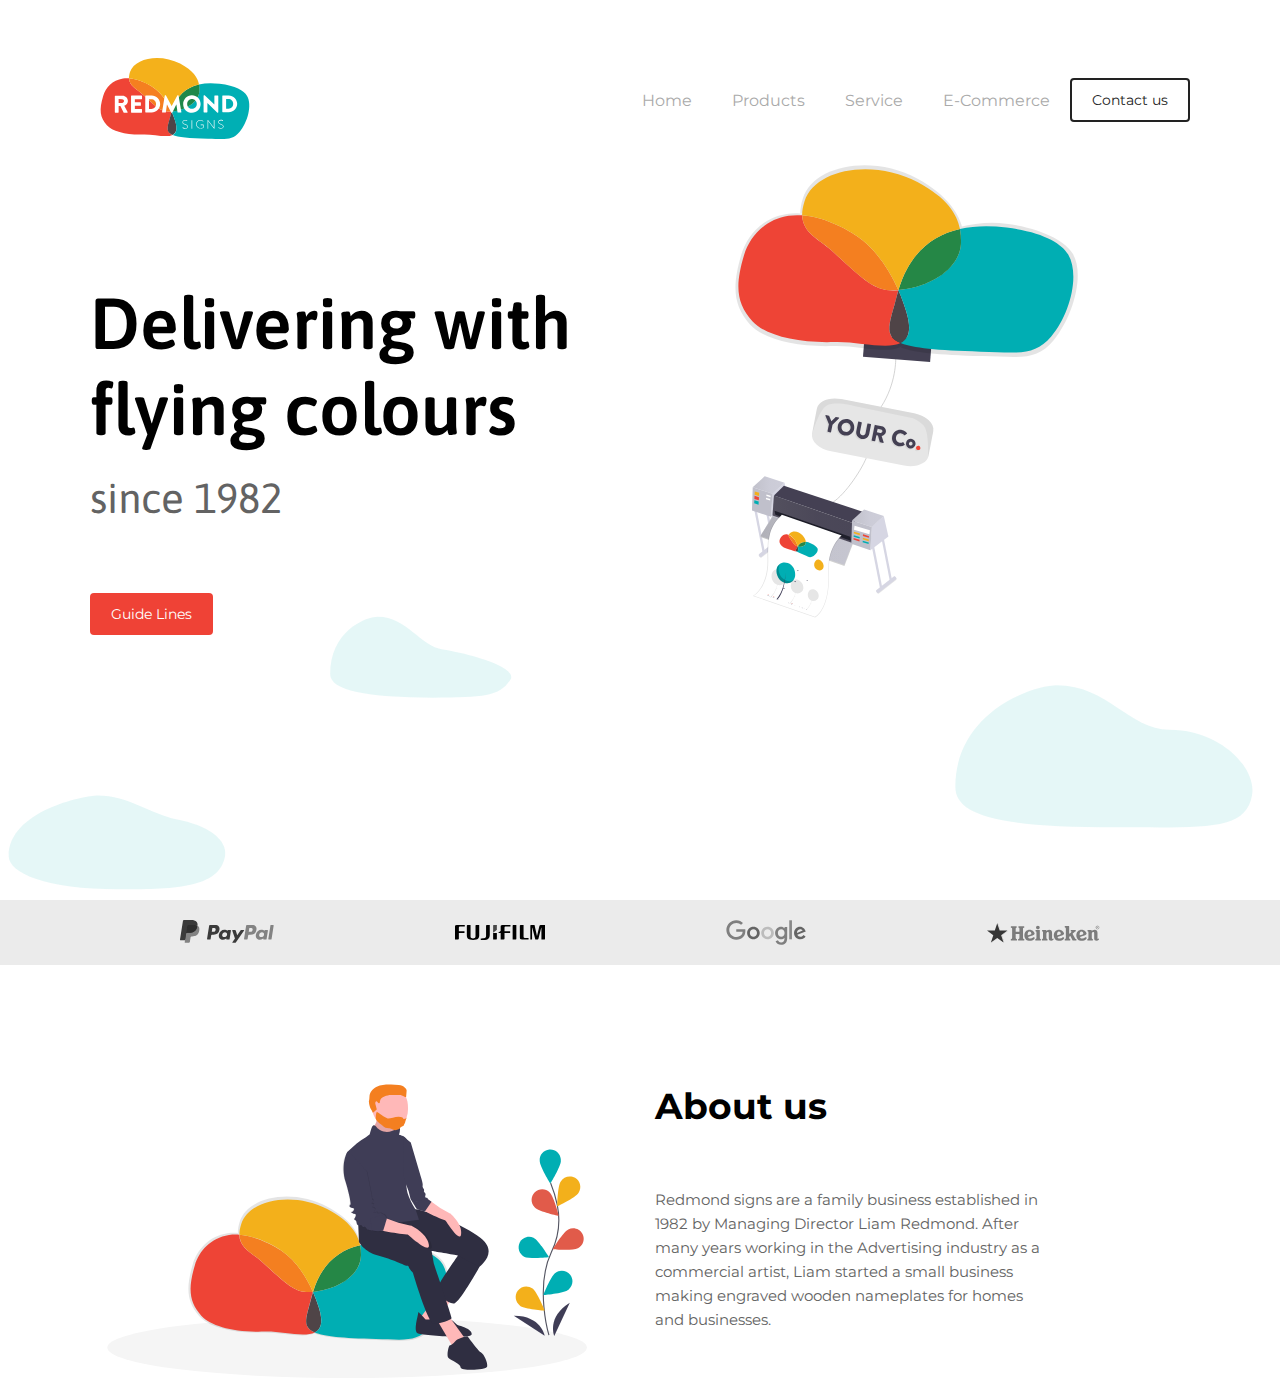
<file: index.html>
<!DOCTYPE html>
<html lang="en">
<head>
    <meta charset="UTF-8">
    <meta name="viewport" content="width=device-width, initial-scale=1.0">
    <meta http-equiv="X-UA-Compatible" content="ie=edge">
    <link href="https://fonts.googleapis.com/css2?family=Asap:wght@400;500;600;700&family=Montserrat:ital,wght@0,300;0,400;0,500;1,300;1,400;1,500&display=swap" rel="stylesheet">
    <link rel="stylesheet" href="/assets/lib/stylesheet.css">
    <link rel="stylesheet" href="/assets/css/mystylesheet.css">
    <link rel="stylesheet" href="/assets/css/main.css">
    <title>Redmond Signs Recreate</title>
</head>

<body class="myBody">
    
    <!-- Header = Hero -->
    <header class="hero">

        <!-- NAV -->
        <div class="nav">


            <div class="myContain flex-c-s-between">
                <a href="https://alan-redmond.webflow.io/" class="brand">
                    <img class="logo" src="/assets/img/Redmonds Signs - Logo.svg" alt="Redmond Signs Logo">
                </a>

                <div class="nav-link-container">
                    <a href="" class="nav-link myNav-link">Home</a>
                    <a href="" class="nav-link myNav-link">Products</a>
                    <a href="" class="nav-link myNav-link">Service</a>
                    <a href="" class="nav-link myNav-link">E-Commerce</a>
                    <a href="" class="nav-link btn contact-btn">Contact us</a>
                </div>

            </div>


        </div>
        <!-- /NAV -->

        <!-- Hero Text + Btn -->
        <div class="myContain flex-r relative">
            <div class="max-600 margin-top100">
                <h1 class="h1">
                    Delivering with flying colours
                </h1>
                <h1 class="h1 subtitle">
                    since 1982
                </h1>  

                <a href="styleguide.html" class="btn btn-primary margin-top60">
                    Guide Lines
                </a>

            </div>
            <!-- Animation Balloon -->
        
            <div class="b-y-p">
                <img src="/assets/img/delivering-with-flying-colors-balloon.svg" alt="delivering-with-flying-colors-balloon">

                <div class="your-co">
                    <img src="/assets/img/delivering-with-flying-colors-yourco.svg" alt="delivering-with-flying-colors-yourco">
                    <img class="print" src="/assets/img/delivering-with-flying-colors-print.svg" alt="delivering-with-flying-colors-print">
                </div>
            </div>
        
            <!-- /Anaimation Balloon -->

        </div>
        <!-- /Hero Text + Btn -->


        <!-- Clouds infinite -->
        <div class="clouds-container">
            <div class="inside-container-b-c">
                <div class="cloud-big-1"></div>
                <div class="cloud-big-2"></div>
                <div class="cloud-big-1"></div>
                <div class="cloud-big-2"></div>
            </div>
            <div class="inside-container-s-c">
                <div class="cloud-small-1"></div>
                <div class="cloud-small-2"></div>
                <div class="cloud-small-1"></div>
                <div class="cloud-small-2"></div>
            </div>
        </div>

    </header>


    <!-- Clients -->

    <div class="logo-div">
        <div class="myContain logo-contain">
            <img class="logos paypal" src="/assets/img/paypal-logo.svg" alt="">
            <img class="logos fujifilm" src="/assets/img/fujifilm-logo.svg" alt="">
            <img class="logos google" src="/assets/img/google-logo-baylles-room.svg" alt="">
            <img class="logos heineken" src="/assets/img/heineken-logo.svg" alt="">
        </div>
    </div>


    <!-- About section -->
    <section class="about-section">

        <div class="myContain">
            <div class="col-sm-12 col-md-6">
                <img src="/assets/img/about-us.svg" alt="About us - Redmond signs">
            </div>
            <div class="col-sm-12 col-md-6">
                <h2>
                    About us
                </h2>
    
                <div class="width400 margin-top60">
                    <p class="p">
                        Redmond signs are a family business established in 1982 by Managing Director Liam Redmond. After many years working in the Advertising industry as a commercial artist, Liam started a small business making engraved wooden nameplates for homes and businesses.
                    </p>
    
                </div>
            </div>
        </div>


    </section>

    


</body>
</html>
</file>
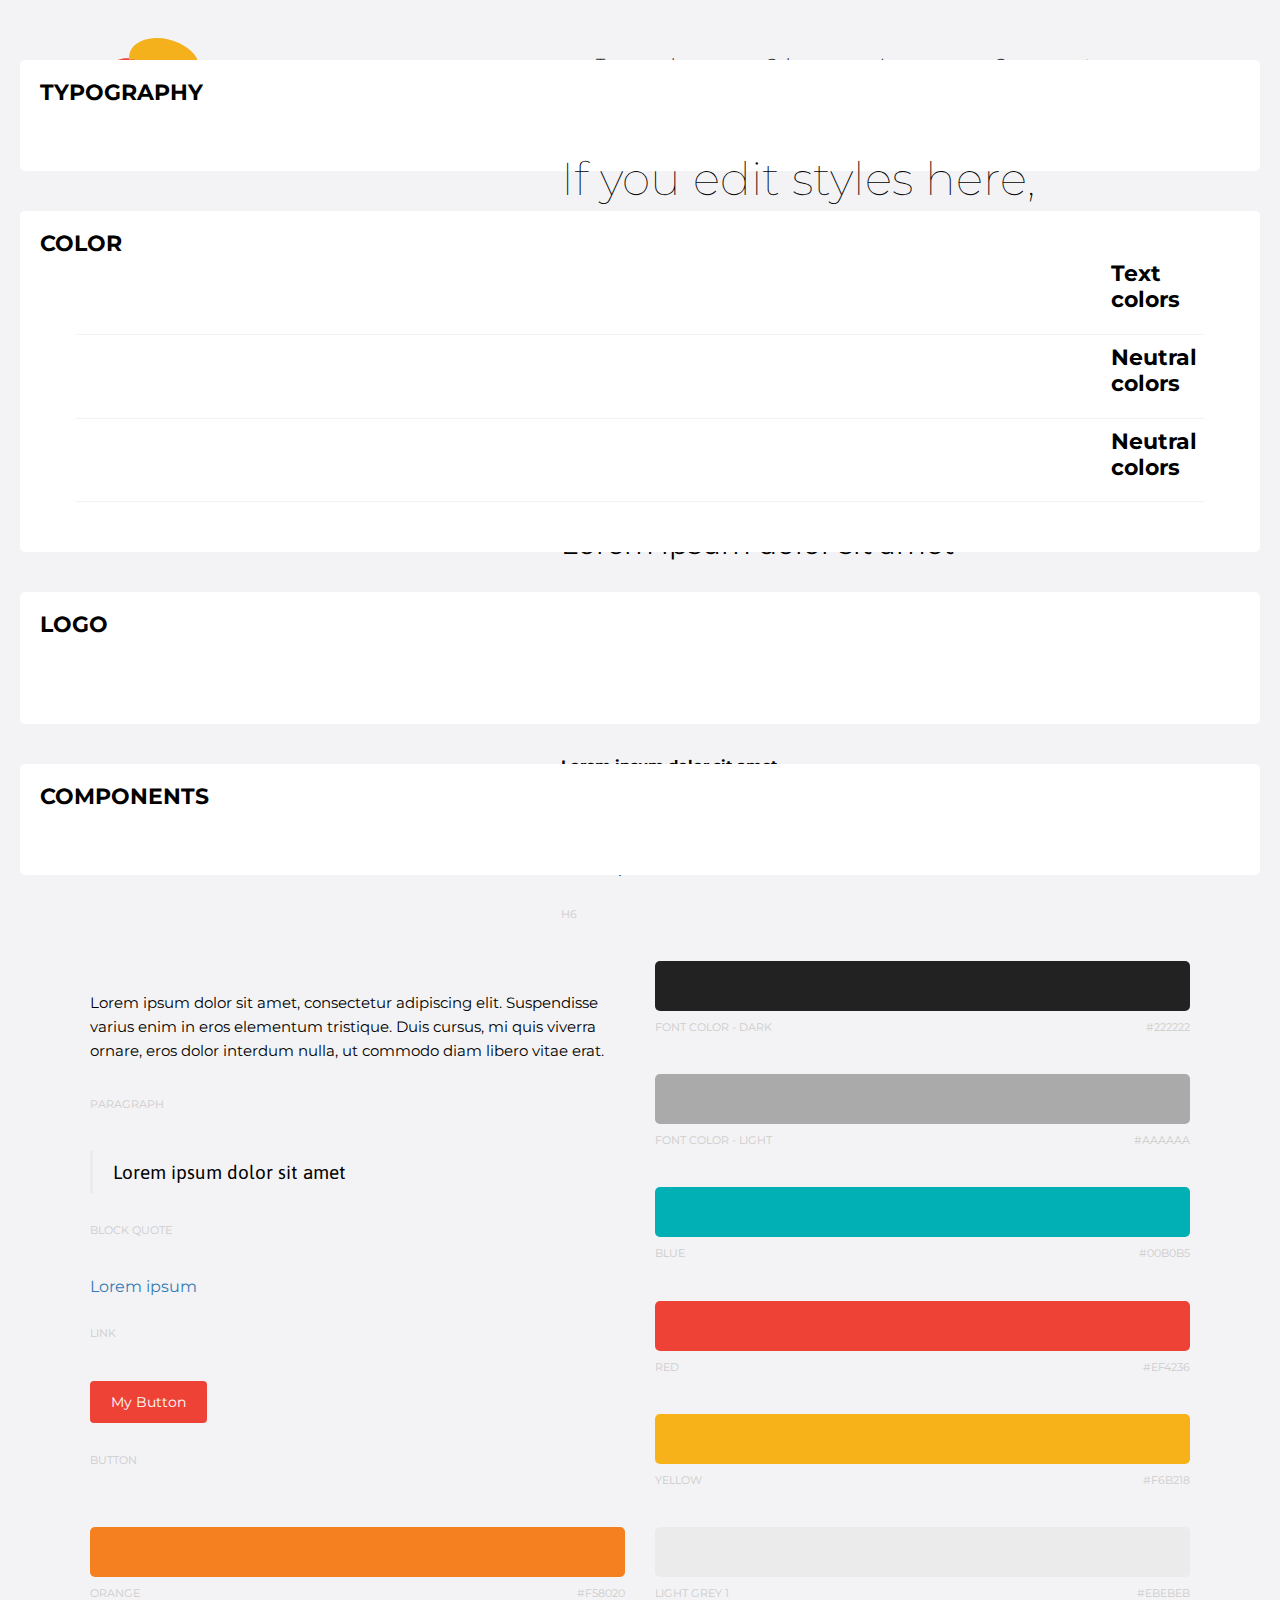
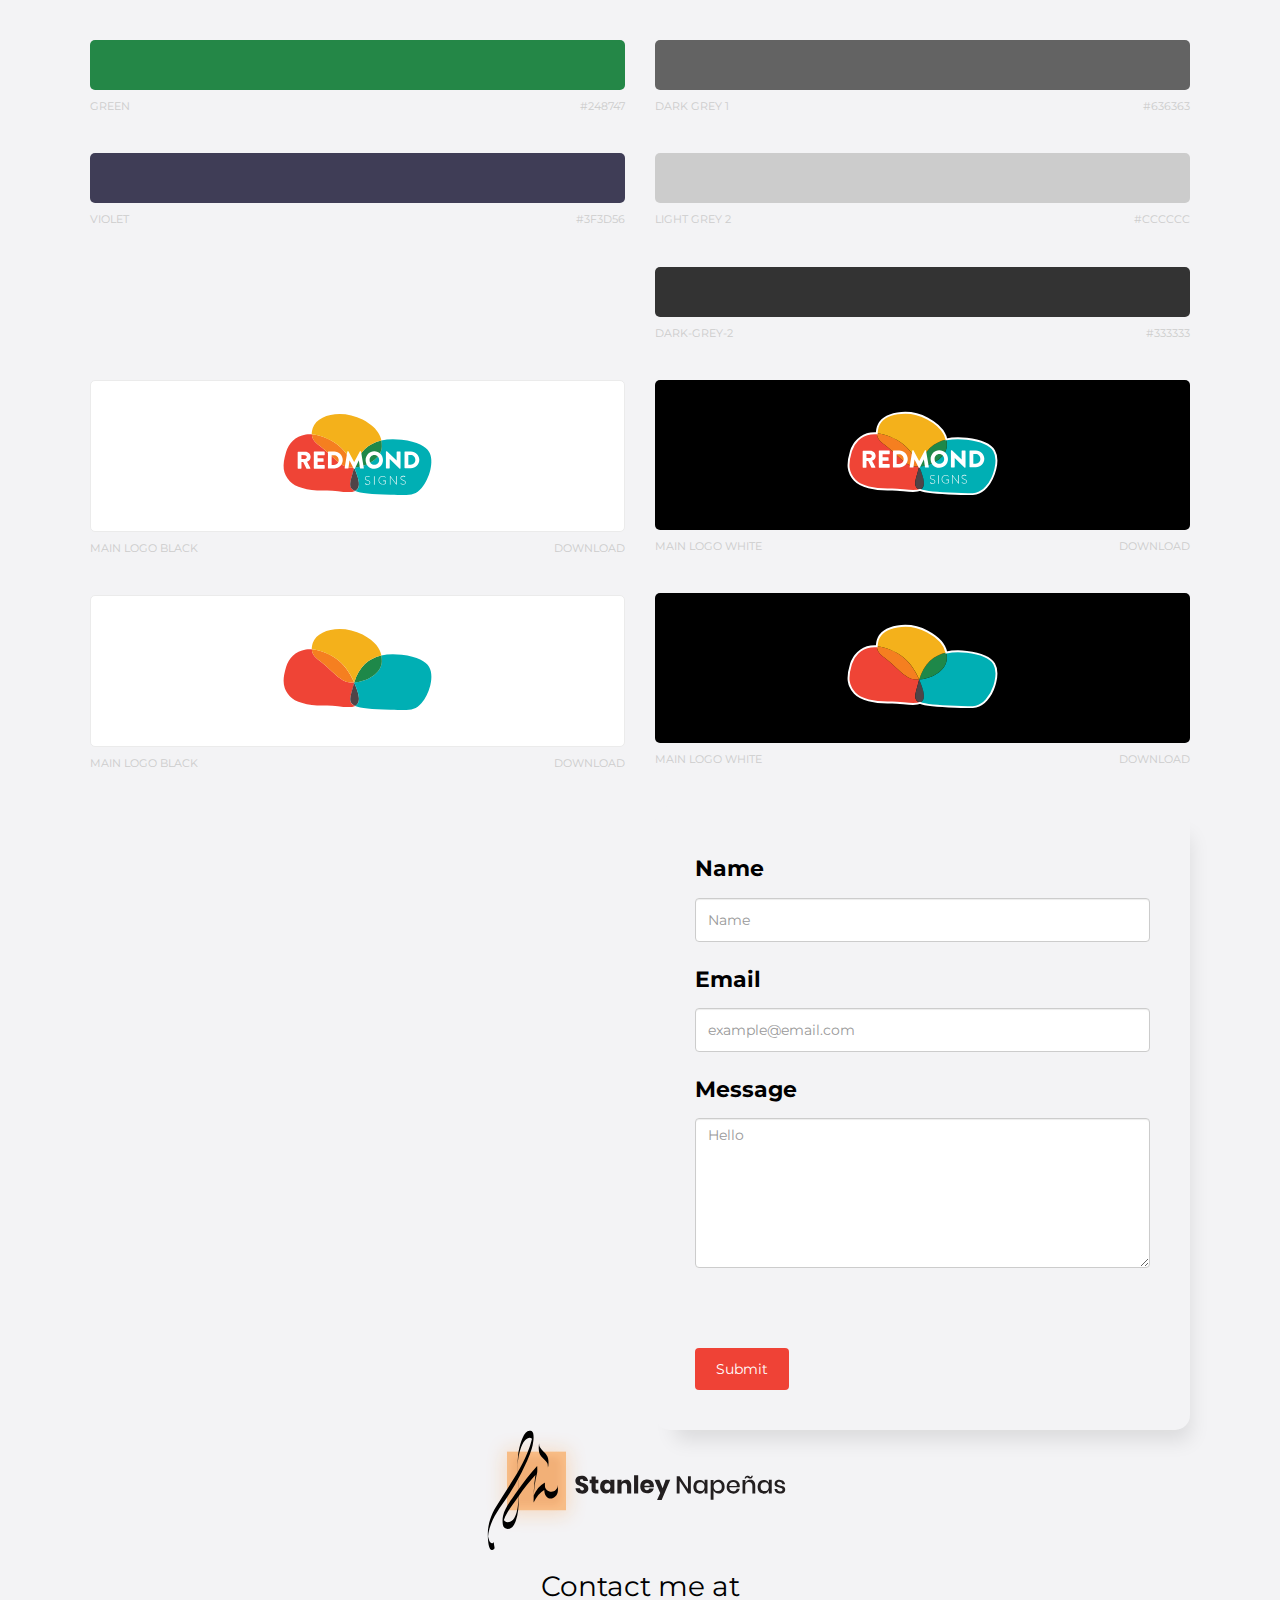
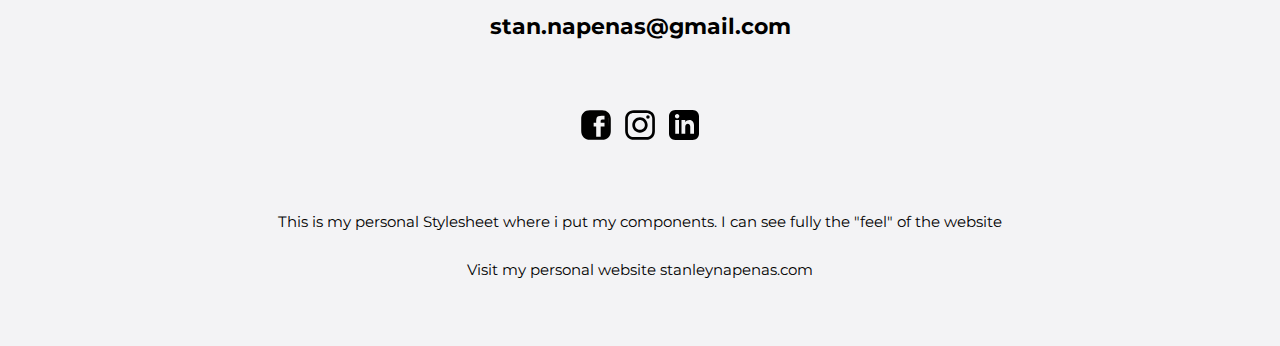
<file: styleguide.html>
<!DOCTYPE html>
<html lang="en">
<head>
    <meta charset="UTF-8">
    <meta name="viewport" content="width=device-width, initial-scale=1.0">
    <meta http-equiv="X-UA-Compatible" content="ie=edge">
    <link href="https://fonts.googleapis.com/css2?family=Asap:wght@400;500;600;700&family=Montserrat:ital,wght@0,300;0,400;0,500;1,300;1,400;1,500&display=swap" rel="stylesheet">
    <link rel="stylesheet" href="/assets/lib/stylesheet.css">
    <link rel="stylesheet" href="/assets/css/mystylesheet.css">
    <link rel="stylesheet" href="/assets/css/main.css">
    <title>Redmond Signs Stylesheet</title>
</head>
<body class="body">
    <!-- Header with Nav -->
    <header class="">
        <div class="nav">
            <div class="myContain">
              <div class="row">
    
                <!-- NAV Logo -->
                <div class="col-xs-5 col-md-5 ">
                  <a href=https://alan-redmond.webflow.io/"
                    ><img
                      class="logo"
                      src="/assets/img/Redmonds Signs - Logo.svg"
                      alt="Redmond Signs"
                    />
                </a>
                </div>
                <!-- END Nav Logo -->
    
                <!-- NAV links -->
                <div class="col-xs-7 col-md-7">
                </nav>
                  <ul>
                    <li>
                      <a class="nav-link" href="#typography">Typography</a>
                    </li>
                    <li>
                      <a class="nav-link" href="#color">Color</a>
                    </li>
                    <li>
                      <a class="nav-link" href="#logo">Logo</a>
                    </li>
                    <li>
                        <a class="nav-link" href="#components">Components</a>
                      </li>
                  </ul>
                  <nav>
                </div>
                <!-- End NAV links -->
              </div>
              <!-- End Row -->
            </div>
            <!-- End Container -->
          </div>
          <!-- End NAV -->
    </header>

    <!-- Section with Typography -->
    <section id="typography" class="white-box">
        <div class="white-divider"></div>
        <h4 class="title-absolute">Typography</h4>
        <div class="myContain">
            <div class="row">

                <!-- 1st Col -->
                <div class="col-xs-12 col-md-6">
                    <h1>
                        If you edit styles here, they will change across the site
                    </h1>
                    <div class="divider"></div>
                    <h6 class="title-grey">H1</h6>
                    <h2>
                        Lorem ipsum dolor sit amet
                    </h2>
                    <div class="divider"></div>
                    <h6 class="title-grey">H2</h6>
                    <h3>
                        Lorem ipsum dolor sit amet
                    </h3>
                    <div class="divider"></div>
                    <h6 class="title-grey">H3</h6>
                    <h4>
                        Lorem ipsum dolor sit amet
                    </h4>
                    <div class="divider"></div>
                    <h6 class="title-grey">H4</h6>
                    <h5>
                        Lorem ipsum dolor sit amet
                    </h5>
                    <div class="divider"></div>
                    <h6 class="title-grey">H5</h6>
                    <h6>
                        Lorem ipsum dolor sit amet
                    </h6>
                    <div class="divider"></div>
                    <h6 class="title-grey">H6</h6>
                </div>

                <!-- 2nd Col -->
                <div class="col2 col-xs-12 col-md-6">
                    <p>Lorem ipsum dolor sit amet, consectetur adipiscing elit. Suspendisse varius enim in eros elementum tristique. Duis cursus, mi quis viverra ornare, eros dolor interdum nulla, ut commodo diam libero vitae erat.
                    </p>
                    <div class="divider"></div>
                    <h6 class="title-grey">Paragraph</h6>
                    
                    <blockquote>
                        Lorem ipsum dolor sit amet
                    </blockquote>
                    <div class="divider"></div>
                    <h6 class="title-grey">
                        Block quote
                    </h6>

                    <a href="#">
                        Lorem ipsum
                    </a>
                    <div class="divider"></div>
                    <h6 class="title-grey">Link</h6>

                    <a href="#" class="btn btn-primary">
                        My Button
                    </a>
                    <div class="divider"></div>
                    <h6 class="title-grey">Button</h6>

                </div>
            </div>
        </div>

    </section>

    <!-- Section with Color -->
    <section id="color" class="white-box">
        <h4 class="title-absolute">Color</h4>
        <div class="myContain">
            <!-- Text color -->
            <div class="row">
                <h4>Text colors</h4>
                <div class="divider"></div>
            
                <div class="col-xs-12 col-md-6">
                    <!-- Text Color 1 -->
                    <div class="color text-1"></div>
                    <div class="clearfix width100">
                        <h6 class="title-grey float-left">Font color - Dark</h6>
                        <h6 class="title-grey float-right">#222222</h6>
                    </div>
                </div>

                <div class="col-xs-12 col-md-6">
                    <!-- Text Color 2 -->
                    <div class="color text-2"></div>
                    <div class="clearfix width100">
                        <h6 class="title-grey float-left">Font color - Light</h6>
                        <h6 class="title-grey float-right">#aaaaaa</h6>
                    </div>
                </div>
            </div>

            <!-- Brand Colors -->
            <div class="row">
                <h4>Neutral colors</h4>
                <div class="divider"></div>
            
                <div class="col-xs-12 col-md-6">


                    <!-- blue -->
                    <div class="color blue"></div>
                    <div class="clearfix width100">
                        <h6 class="title-grey float-left">blue</h6>
                        <h6 class="title-grey float-right">#00B0B5</h6>
                    </div>


                    <!-- red -->
                    <div class="color red"></div>
                    <div class="clearfix width100">
                        <h6 class="title-grey float-left">red</h6>
                        <h6 class="title-grey float-right">#EF4236</h6>
                    </div>

                    <!-- yellow -->
                    <div class="color yellow"></div>
                    <div class="clearfix width100">
                        <h6 class="title-grey float-left">yellow</h6>
                        <h6 class="title-grey float-right">#F6B218</h6>
                    </div>

                </div>



                <div class="col-xs-12 col-md-6">

                    <!-- orange -->
                    <div class="color orange"></div>
                    <div class="clearfix width100">
                        <h6 class="title-grey float-left">orange</h6>
                        <h6 class="title-grey float-right">#F58020</h6>
                    </div>


                    <!-- green -->
                    <div class="color green"></div>
                    <div class="clearfix width100">
                        <h6 class="title-grey float-left">green</h6>
                        <h6 class="title-grey float-right">#248747</h6>
                    </div>

                    <!-- Violet -->
                    <div class="color violet"></div>
                    <div class="clearfix width100">
                        <h6 class="title-grey float-left">Violet</h6>
                        <h6 class="title-grey float-right">#3F3D56</h6>
                    </div>

                </div>
                
            </div>

            <!-- Neutral Colors -->
            <div class="row">
                <h4>Neutral colors</h4>
                <div class="divider"></div>
            
                <div class="col-xs-12 col-md-6">


                    <!-- Light grey 1 -->
                    <div class="color light-grey-1"></div>
                    <div class="clearfix width100">
                        <h6 class="title-grey float-left">Light Grey 1</h6>
                        <h6 class="title-grey float-right">#ebebeb</h6>
                    </div>


                    <!-- Dark grey 1 -->
                    <div class="color dark-grey-1"></div>
                    <div class="clearfix width100">
                        <h6 class="title-grey float-left">Dark grey 1</h6>
                        <h6 class="title-grey float-right">#636363</h6>
                    </div>

                </div>



                <div class="col-xs-12 col-md-6">

                    <!-- Light grey 2 -->
                    <div class="color light-grey-2"></div>
                    <div class="clearfix width100">
                        <h6 class="title-grey float-left">light grey 2</h6>
                        <h6 class="title-grey float-right">#cccccc</h6>
                    </div>


                    <!-- Dark grey 2 -->
                    <div class="color dark-grey-2"></div>
                    <div class="clearfix width100">
                        <h6 class="title-grey float-left">dark-grey-2</h6>
                        <h6 class="title-grey float-right">#333333</h6>
                    </div>


                </div>
                
            </div>
        </div>

    </section>
    <!-- Section with Logo -->
    <section id="logo" class="white-box">
        <h4 class="title-absolute">Logo</h4>
        <div class="white-divider"></div>
        <div class="myContain">
            <div class="row">
                <div class="white-divider"></div>
            
                <!-- Logo on White -->
                <div class="col-xs-12 col-md-6">
                    <div class="logoBox white-bg">
                        <img class="logo" src="/assets/img/Redmonds Signs - Logo.svg" alt="Redmond Signs Logo">
                    </div>
                    <div class="clearfix width100">
                        <h6 class="title-grey float-left">Main logo black</h6>
                        <a href="#" class=" float-right">
                            <h6 class="title-grey ">
                                download
                            </h6>
                        </a>
                    </div>

                    <div class="logoBox white-bg">
                        <img class="logo" src="/assets/img/Redmonds Signs - Logo icon.svg" alt="Redmond Signs Logo Icon">
                    </div>
                    <div class="clearfix width100">
                        <h6 class="title-grey float-left">Main logo black</h6>
                        <a href="#" class=" float-right">
                            <h6 class="title-grey ">
                                download
                            </h6>
                        </a>
                    </div>
                </div>

                

                <!-- Logo on Black -->
                <div class="col-xs-12 col-md-6">
                    <div class="logoBox black-bg">
                        <img class="logo" src="/assets/img/Redmonds Signs - White Logo.svg" alt="Redmond Signs - White Logo">
                    </div>
                    <div class="clearfix width100">
                        <h6 class="title-grey float-left">Main logo white</h6>
                        <a href="#" class=" float-right">
                            <h6 class="title-grey ">
                                download
                            </h6>
                        </a>
                    </div>

                    <div class="logoBox black-bg">
                        <img class="logo" src="/assets/img/Redmonds Signs - White Logo icon.svg" alt="Redmond Signs White Logo">
                    </div>
                    <div class="clearfix width100">
                        <h6 class="title-grey float-left">Main logo white</h6>
                        <a href="#" class=" float-right">
                            <h6 class="title-grey ">
                                download
                            </h6>
                        </a>
                    </div>
                </div>
            </div>

        </div>

    </section>

    <!-- Section with Components -->
    <section id="components" class="white-box">
        <div class="white-divider"></div>
        <h4 class="title-absolute">Components</h4>
        <div class="myContain">
            <div class="row">
                <div class="col-xs-12 col-md-6">
    
                    <!-- FORM -->
                    <form class="myForm">
                        <!-- Name Text -->
                        <div class="form-group">
                            <label for="Name">
                              <h4>Name</h4>
                            </label>
    
                          <input type="text" class="form-control input" id="Text" placeholder="Name">
                        </div>
                        <!-- /Name Text -->
    
                        <!-- Email -->
                        <div class="form-group">
                          <label for="Email">
                              <h4>Email</h4>
                            </label>
                          <input type="email" class="form-control input" id="email" placeholder="example@email.com">
                        </div>
                        <!-- /Email -->
    
                        <!-- Message Text -->
                        <div class="form-group">
                            <label for="Message">
                                <h4>Message</h4>
                            </label>
                            <textarea class="form-control" rows="3" placeholder="Hello"></textarea>
                        </div>
                        <!-- /Message Text -->
    
                        <input type="submit" class="btn btn-primary">
    
    
                      </form>
                      <!-- /FORM -->
                </div>
                <!-- /Col -->
            </div>
            <!-- /Row -->
        </div>
        <!-- myContain -->

    </section>

    <!-- Footer -->
    <footer class="margin-top60">
        <div class="myContain">
            <a href="https://www.stanleynapenas.com/"
            >
                <img
                class="logo"
                src="/assets/img/stanleynapenas-logo.svg"
                alt="Stanleynapenas.com Logo"
                />
            </a>
    
            <h3>
            Contact me at
            </h3>
            <h4>stan.napenas@gmail.com</h4>
    
            <div class="margin-top60">
                <a class="aline" href="https://www.facebook.com/Designed.by.Stan">
                    <img src="/assets/img/facebook.svg" alt="StanleyNapenas.com Facebook" class="icon">
                </a>
                <a class="aline" href="https://www.instagram.com/stanleynapenas/">
                    <img src="/assets/img/instagram.svg" alt="StanleyNapenas.com Instagram" class="icon">
                </a>

                <a class="aline" href="https://www.linkedin.com/in/stanley-napenas-81b958137">
                    <img src="/assets/img/linkedin.svg" alt="StanleyNapenas.com LinkedIn" class="icon">
                </a>

            </div>
    
            <div class="margin-top60">
                 <p>This is my personal Stylesheet where i put my components. I can see fully the "feel" of the website </p>
                <p>Visit my personal website stanleynapenas.com</p>
            </div>
        </div>
    </footer>

</body>
</html>

<!-- stylesheet css components stanleynapenas.com -->
</file>
<file: assets/lib/stylesheet.css>
/* myStylesheet v2.0 */
/* Updated on 10 of April 2020 */

/* Colors that maybe needed */
/*
TEXT COLORS:

FONT COLOR - DARK = #222222
FONT COLOR - DARK = #AAAAAA

NEUTRAL COLORS
LIGHT GREY 1 - #EBEBEB
DARK GREY 1 - #636363
LIGHT GREY 2 - #CCCCCC
DARK GREY 2 - #33333
*/

/* MACRO CLASS */

* {
  margin: 0;
  padding: 0;
  box-sizing: border-box;
}

.section {
  padding-left: 20px;
  padding-right: 20px;
}

@media screen and (max-width: 991px) {
  .section {
    padding-left: 15px;
    padding-right: 15px;
  }
}

@media screen and (max-width: 767px) {
  .section {
    padding-left: 10px;
    padding-right: 10px;
  }
}

@media screen and (max-width: 479px) {
  .section {
    padding-left: 5px;
    padding-right: 5px;
  }
}

img {
  vertical-align: middle;
  max-width: 100%;
  height: auto;
}

.myContain {
  max-width: 1100px;
  margin: auto;
}

.clearfix {

}

.clearfix::after {
  content: "";
  display: table;
  clear: both;
}

.float-right {
  float: right;
}

.float-left {
  float: left;
}

/* Margins and Paddings */
.margin-top100 {
  margin-top: 100px;
}

@media screen and (max-width: 767px){
  .margin-top100{
    margin-top: 40px;
  }
}

.margin-top60 {
  margin-top: 60px;
}

.margin-top40 {
  margin-top: 40px;
}

.margin-top20 {
  margin-top: 20px;
}

.margin-bottom100 {
  margin-bottom: 100px;
}

.margin-bottom60 {
  margin-bottom: 60px;
}

.margin-bottom40 {
  margin-bottom: 40px;
}

.margin-bottom20 {
  margin-bottom: 20px;
}



/* Nav Bar */
.nav {
  margin-top: 0;
  width: 100%;
}
.nav li {
  display: inline-block;
  padding: 15px;
}
.nav-link {
  position: relative;
  display: flex;
  align-items: center;
  padding: 20px;
  margin: auto;
  text-align: left;
  color: #333;
}

.nav-link:hover,
.nav-link:focus {
  color: #504d4d;
  text-decoration: none;
}
.nav-link:focus {
  outline: 5px auto -webkit-focus-ring-color;
  outline-offset: -2px;
}
/* /Nav Bar */

/* Buttons and Links */

button,
select {
  text-transform: none;
}

input,
button,
select,
textarea {
  font-family: inherit;
  font-size: inherit;
  line-height: inherit;
}

a {
  color: #337ab7;
  text-decoration: none;
}
a:hover,
a:focus {
  color: #23527c;
  text-decoration: underline;
}
a:focus {
  outline: 5px auto -webkit-focus-ring-color;
  outline-offset: -2px;
}

.btn {
  display: inline-block;
  font-weight: normal;
  text-align: center;
  white-space: nowrap;
  vertical-align: middle;
  -ms-touch-action: manipulation;
  touch-action: manipulation;
  cursor: pointer;
  background-color: #3899ec;
  border: 1px solid transparent;
  padding: 10px 20px;
  color: white;
  font-size: 14px;
  line-height: 1.42857143;
  border-radius: 4px;
  -webkit-user-select: none;
  -moz-user-select: none;
  -ms-user-select: none;
  user-select: none;
}
.btn:focus,
.btn:active:focus,
.btn.active:focus,
.btn.focus,
.btn:active.focus,
.btn.active.focus {
  outline: 5px auto -webkit-focus-ring-color;
  outline-offset: -2px;
}
.btn:hover,
.btn:focus,
.btn.focus {
  text-decoration: none;
  box-shadow: 0 10px 20px 0 rgba(0, 0, 0, 0.1);
}
.btn:active,
.btn.active {
  background-image: none;
  outline: 0;
  -webkit-box-shadow: inset 0 3px 5px rgba(0, 0, 0, 0.125);
  box-shadow: inset 0 3px 5px rgba(0, 0, 0, 0.125);
}

/* /Buttons and Links */

/* Typography */

h1,
h2,
h3 {
  margin-top: 20px;
  margin-bottom: 10px;
}

h4,
h5,
h6 {
  margin-top: 10px;
  margin-bottom: 10px;
}

p {
  margin-bottom: 1.6em;
}

h1 {
  font-size: 46px;
  font-weight: lighter;
  line-height: 1.2em;
}
h2 {
  font-size: 36px;
  font-weight: bold;
  line-height: 1.2em;
}
h3 {
  font-size: 28px;
  font-weight: normal;
  line-height: 1.2em;
}
h4 {
  font-size: 22px;
  font-weight: medium;
  line-height: 1.2em;
}
h5 {
  font-size: 15px;
  font-weight: medium;
  line-height: 1.2em;
}
h6 {
  font-size: 15px;
  font-weight: normal;
  line-height: 1.2em;
}
p {
  font-size: 15px;
  line-height: 1.6em;
}

blockquote {
  padding: 10px 20px;
  margin-bottom: 10px;
  font-size: 19px;
  border-left: 3px solid #ebebeb;
}

/* JQuery Typography */

/* Tablet */
@media screen and (max-width: 991px) and (max-width: 991px) {
  h1 {
    font-size: 42px;
  }

  h2 {
    font-size: 36px;
  }

  h3 {
    font-size: 26px;
  }

  h4 {
    font-size: 20px;
  }
  /* Didn't change */
  h5 {
    font-size: 15px;
  }

  h6 {
    font-size: 15px;
  }

  p {
    font-size: 15px;
    height: 1.6em;
  }

  blockquote {
    padding: 10px 20px;
    margin-bottom: 10px;
    font-size: 17.5px;
    border-left: 3px solid #ebebeb;
  }
  /* /Didn't change */
}
/* /End Tablet */

/* Landscape */
@media screen and (max-width: 767px) {
  h1 {
    font-size: 36px;
  }

  h2 {
    font-size: 30px;
  }

  h3 {
    font-size: 24px;
  }

  h4 {
    font-size: 18px;
  }
  /* Didn't change */
  h5 {
    font-size: 15px;
  }

  h6 {
    font-size: 15px;
  }

  p {
    font-size: 15px;
    height: 1.6em;
  }

  blockquote {
    padding: 10px 20px;
    margin-bottom: 10px;
    font-size: 17px;
    border-left: 3px solid #ebebeb;
  }
  /* /Didn't change */
}
/* /End Landscape */

/* Mobile */
@media screen and (max-width: 479px) {
  h1 {
    font-size: 30px;
  }

  h2 {
    font-size: 24px;
  }

  h3 {
    font-size: 20px;
  }

  h4 {
    font-size: 18px;
  }
  /* Didn't change */
  h5 {
    font-size: 15px;
  }

  h6 {
    font-size: 15px;
  }

  p {
    font-size: 15px;
    height: 1.6em;
  }

  blockquote {
    padding: 10px 20px;
    margin-bottom: 10px;
    font-size: 17px;
    border-left: 3px solid #ebebeb;
  }
  /* /Didn't change */
}
/* /End Mobile */
/* /End Jquery Typography */

/* Forms by Bootstrap */
fieldset {
  min-width: 0;
  padding: 0;
  margin: 0;
  border: 0;
}
legend {
  display: block;
  width: 100%;
  padding: 0;
  margin-bottom: 20px;
  font-size: 21px;
  line-height: inherit;
  color: #333333;
  border: 0;
  border-bottom: 1px solid #e5e5e5;
}
label {
  display: inline-block;
  max-width: 100%;
  margin-bottom: 5px;
  font-weight: 700;
}
input[type="search"] {
  -webkit-box-sizing: border-box;
  -moz-box-sizing: border-box;
  box-sizing: border-box;
  -webkit-appearance: none;
  -moz-appearance: none;
  appearance: none;
}
input[type="radio"],
input[type="checkbox"] {
  margin: 4px 0 0;
  margin-top: 1px \9;
  line-height: normal;
}
input[type="radio"][disabled],
input[type="checkbox"][disabled],
input[type="radio"].disabled,
input[type="checkbox"].disabled,
fieldset[disabled] input[type="radio"],
fieldset[disabled] input[type="checkbox"] {
  cursor: not-allowed;
}
input[type="file"] {
  display: block;
}
input[type="range"] {
  display: block;
  width: 100%;
}
select[multiple],
select[size] {
  height: auto;
}
input[type="file"]:focus,
input[type="radio"]:focus,
input[type="checkbox"]:focus {
  outline: 5px auto -webkit-focus-ring-color;
  outline-offset: -2px;
}
output {
  display: block;
  padding-top: 7px;
  font-size: 14px;
  line-height: 1.42857143;
  color: #555555;
}
.form-control {
  display: block;
  width: 100%;
  height: 34px;
  padding: 6px 12px;
  font-size: 14px;
  line-height: 1.42857143;
  color: #555555;
  background-color: #fff;
  background-image: none;
  border: 1px solid #ccc;
  border-radius: 4px;
  -webkit-box-shadow: inset 0 1px 1px rgba(0, 0, 0, 0.075);
  box-shadow: inset 0 1px 1px rgba(0, 0, 0, 0.075);
  -webkit-transition: border-color ease-in-out 0.15s,
    box-shadow ease-in-out 0.15s;
  -o-transition: border-color ease-in-out 0.15s, box-shadow ease-in-out 0.15s;
  -webkit-transition: border-color ease-in-out 0.15s,
    -webkit-box-shadow ease-in-out 0.15s;
  transition: border-color ease-in-out 0.15s,
    -webkit-box-shadow ease-in-out 0.15s;
  transition: border-color ease-in-out 0.15s, box-shadow ease-in-out 0.15s;
  transition: border-color ease-in-out 0.15s, box-shadow ease-in-out 0.15s,
    -webkit-box-shadow ease-in-out 0.15s;
}
.form-control:focus {
  border-color: #66afe9;
  outline: 0;
  -webkit-box-shadow: inset 0 1px 1px rgba(0, 0, 0, 0.075),
    0 0 8px rgba(102, 175, 233, 0.6);
  box-shadow: inset 0 1px 1px rgba(0, 0, 0, 0.075),
    0 0 8px rgba(102, 175, 233, 0.6);
}
.form-control::-moz-placeholder {
  color: #999;
  opacity: 1;
}
.form-control:-ms-input-placeholder {
  color: #999;
}
.form-control::-webkit-input-placeholder {
  color: #999;
}
.form-control::-ms-expand {
  background-color: transparent;
  border: 0;
}
.form-control[disabled],
.form-control[readonly],
fieldset[disabled] .form-control {
  background-color: #eeeeee;
  opacity: 1;
}
.form-control[disabled],
fieldset[disabled] .form-control {
  cursor: not-allowed;
}
textarea.form-control {
  height: auto;
}
@media screen and (-webkit-min-device-pixel-ratio: 0) {
  input[type="date"].form-control,
  input[type="time"].form-control,
  input[type="datetime-local"].form-control,
  input[type="month"].form-control {
    line-height: 34px;
  }
  input[type="date"].input-sm,
  input[type="time"].input-sm,
  input[type="datetime-local"].input-sm,
  input[type="month"].input-sm,
  .input-group-sm input[type="date"],
  .input-group-sm input[type="time"],
  .input-group-sm input[type="datetime-local"],
  .input-group-sm input[type="month"] {
    line-height: 30px;
  }
  input[type="date"].input-lg,
  input[type="time"].input-lg,
  input[type="datetime-local"].input-lg,
  input[type="month"].input-lg,
  .input-group-lg input[type="date"],
  .input-group-lg input[type="time"],
  .input-group-lg input[type="datetime-local"],
  .input-group-lg input[type="month"] {
    line-height: 46px;
  }
}
.form-group {
  margin-bottom: 15px;
}
.radio,
.checkbox {
  position: relative;
  display: block;
  margin-top: 10px;
  margin-bottom: 10px;
}
.radio.disabled label,
.checkbox.disabled label,
fieldset[disabled] .radio label,
fieldset[disabled] .checkbox label {
  cursor: not-allowed;
}
.radio label,
.checkbox label {
  min-height: 20px;
  padding-left: 20px;
  margin-bottom: 0;
  font-weight: 400;
  cursor: pointer;
}
.radio input[type="radio"],
.radio-inline input[type="radio"],
.checkbox input[type="checkbox"],
.checkbox-inline input[type="checkbox"] {
  position: absolute;
  margin-top: 4px \9;
  margin-left: -20px;
}
.radio + .radio,
.checkbox + .checkbox {
  margin-top: -5px;
}
.radio-inline,
.checkbox-inline {
  position: relative;
  display: inline-block;
  padding-left: 20px;
  margin-bottom: 0;
  font-weight: 400;
  vertical-align: middle;
  cursor: pointer;
}
.radio-inline.disabled,
.checkbox-inline.disabled,
fieldset[disabled] .radio-inline,
fieldset[disabled] .checkbox-inline {
  cursor: not-allowed;
}
.radio-inline + .radio-inline,
.checkbox-inline + .checkbox-inline {
  margin-top: 0;
  margin-left: 10px;
}
.form-control-static {
  min-height: 34px;
  padding-top: 7px;
  padding-bottom: 7px;
  margin-bottom: 0;
}
.form-control-static.input-lg,
.form-control-static.input-sm {
  padding-right: 0;
  padding-left: 0;
}
.input-sm {
  height: 30px;
  padding: 5px 10px;
  font-size: 12px;
  line-height: 1.5;
  border-radius: 3px;
}
select.input-sm {
  height: 30px;
  line-height: 30px;
}
textarea.input-sm,
select[multiple].input-sm {
  height: auto;
}
.form-group-sm .form-control {
  height: 30px;
  padding: 5px 10px;
  font-size: 12px;
  line-height: 1.5;
  border-radius: 3px;
}
.form-group-sm select.form-control {
  height: 30px;
  line-height: 30px;
}
.form-group-sm textarea.form-control,
.form-group-sm select[multiple].form-control {
  height: auto;
}
.form-group-sm .form-control-static {
  height: 30px;
  min-height: 32px;
  padding: 6px 10px;
  font-size: 12px;
  line-height: 1.5;
}
.input-lg {
  height: 46px;
  padding: 10px 16px;
  font-size: 18px;
  line-height: 1.3333333;
  border-radius: 6px;
}
select.input-lg {
  height: 46px;
  line-height: 46px;
}
textarea.input-lg,
select[multiple].input-lg {
  height: auto;
}
.form-group-lg .form-control {
  height: 46px;
  padding: 10px 16px;
  font-size: 18px;
  line-height: 1.3333333;
  border-radius: 6px;
}
.form-group-lg select.form-control {
  height: 46px;
  line-height: 46px;
}
.form-group-lg textarea.form-control,
.form-group-lg select[multiple].form-control {
  height: auto;
}
.form-group-lg .form-control-static {
  height: 46px;
  min-height: 38px;
  padding: 11px 16px;
  font-size: 18px;
  line-height: 1.3333333;
}
.has-feedback {
  position: relative;
}
.has-feedback .form-control {
  padding-right: 42.5px;
}
.form-control-feedback {
  position: absolute;
  top: 0;
  right: 0;
  z-index: 2;
  display: block;
  width: 34px;
  height: 34px;
  line-height: 34px;
  text-align: center;
  pointer-events: none;
}
.input-lg + .form-control-feedback,
.input-group-lg + .form-control-feedback,
.form-group-lg .form-control + .form-control-feedback {
  width: 46px;
  height: 46px;
  line-height: 46px;
}
.input-sm + .form-control-feedback,
.input-group-sm + .form-control-feedback,
.form-group-sm .form-control + .form-control-feedback {
  width: 30px;
  height: 30px;
  line-height: 30px;
}
.has-success .help-block,
.has-success .control-label,
.has-success .radio,
.has-success .checkbox,
.has-success .radio-inline,
.has-success .checkbox-inline,
.has-success.radio label,
.has-success.checkbox label,
.has-success.radio-inline label,
.has-success.checkbox-inline label {
  color: #3c763d;
}
.has-success .form-control {
  border-color: #3c763d;
  -webkit-box-shadow: inset 0 1px 1px rgba(0, 0, 0, 0.075);
  box-shadow: inset 0 1px 1px rgba(0, 0, 0, 0.075);
}
.has-success .form-control:focus {
  border-color: #2b542c;
  -webkit-box-shadow: inset 0 1px 1px rgba(0, 0, 0, 0.075), 0 0 6px #67b168;
  box-shadow: inset 0 1px 1px rgba(0, 0, 0, 0.075), 0 0 6px #67b168;
}
.has-success .input-group-addon {
  color: #3c763d;
  background-color: #dff0d8;
  border-color: #3c763d;
}
.has-success .form-control-feedback {
  color: #3c763d;
}
.has-warning .help-block,
.has-warning .control-label,
.has-warning .radio,
.has-warning .checkbox,
.has-warning .radio-inline,
.has-warning .checkbox-inline,
.has-warning.radio label,
.has-warning.checkbox label,
.has-warning.radio-inline label,
.has-warning.checkbox-inline label {
  color: #8a6d3b;
}
.has-warning .form-control {
  border-color: #8a6d3b;
  -webkit-box-shadow: inset 0 1px 1px rgba(0, 0, 0, 0.075);
  box-shadow: inset 0 1px 1px rgba(0, 0, 0, 0.075);
}
.has-warning .form-control:focus {
  border-color: #66512c;
  -webkit-box-shadow: inset 0 1px 1px rgba(0, 0, 0, 0.075), 0 0 6px #c0a16b;
  box-shadow: inset 0 1px 1px rgba(0, 0, 0, 0.075), 0 0 6px #c0a16b;
}
.has-warning .input-group-addon {
  color: #8a6d3b;
  background-color: #fcf8e3;
  border-color: #8a6d3b;
}
.has-warning .form-control-feedback {
  color: #8a6d3b;
}
.has-error .help-block,
.has-error .control-label,
.has-error .radio,
.has-error .checkbox,
.has-error .radio-inline,
.has-error .checkbox-inline,
.has-error.radio label,
.has-error.checkbox label,
.has-error.radio-inline label,
.has-error.checkbox-inline label {
  color: #a94442;
}
.has-error .form-control {
  border-color: #a94442;
  -webkit-box-shadow: inset 0 1px 1px rgba(0, 0, 0, 0.075);
  box-shadow: inset 0 1px 1px rgba(0, 0, 0, 0.075);
}
.has-error .form-control:focus {
  border-color: #843534;
  -webkit-box-shadow: inset 0 1px 1px rgba(0, 0, 0, 0.075), 0 0 6px #ce8483;
  box-shadow: inset 0 1px 1px rgba(0, 0, 0, 0.075), 0 0 6px #ce8483;
}
.has-error .input-group-addon {
  color: #a94442;
  background-color: #f2dede;
  border-color: #a94442;
}
.has-error .form-control-feedback {
  color: #a94442;
}
.has-feedback label ~ .form-control-feedback {
  top: 25px;
}
.has-feedback label.sr-only ~ .form-control-feedback {
  top: 0;
}
.help-block {
  display: block;
  margin-top: 5px;
  margin-bottom: 10px;
  color: #737373;
}
@media (min-width: 768px) {
  .form-inline .form-group {
    display: inline-block;
    margin-bottom: 0;
    vertical-align: middle;
  }
  .form-inline .form-control {
    display: inline-block;
    width: auto;
    vertical-align: middle;
  }
  .form-inline .form-control-static {
    display: inline-block;
  }
  .form-inline .input-group {
    display: inline-table;
    vertical-align: middle;
  }
  .form-inline .input-group .input-group-addon,
  .form-inline .input-group .input-group-btn,
  .form-inline .input-group .form-control {
    width: auto;
  }
  .form-inline .input-group > .form-control {
    width: 100%;
  }
  .form-inline .control-label {
    margin-bottom: 0;
    vertical-align: middle;
  }
  .form-inline .radio,
  .form-inline .checkbox {
    display: inline-block;
    margin-top: 0;
    margin-bottom: 0;
    vertical-align: middle;
  }
  .form-inline .radio label,
  .form-inline .checkbox label {
    padding-left: 0;
  }
  .form-inline .radio input[type="radio"],
  .form-inline .checkbox input[type="checkbox"] {
    position: relative;
    margin-left: 0;
  }
  .form-inline .has-feedback .form-control-feedback {
    top: 0;
  }
}
.form-horizontal .radio,
.form-horizontal .checkbox,
.form-horizontal .radio-inline,
.form-horizontal .checkbox-inline {
  padding-top: 7px;
  margin-top: 0;
  margin-bottom: 0;
}
.form-horizontal .radio,
.form-horizontal .checkbox {
  min-height: 27px;
}
.form-horizontal .form-group {
  margin-right: -15px;
  margin-left: -15px;
}
@media (min-width: 768px) {
  .form-horizontal .control-label {
    padding-top: 7px;
    margin-bottom: 0;
    text-align: right;
  }
}
.form-horizontal .has-feedback .form-control-feedback {
  right: 15px;
}
@media (min-width: 768px) {
  .form-horizontal .form-group-lg .control-label {
    padding-top: 11px;
    font-size: 18px;
  }
}
@media (min-width: 768px) {
  .form-horizontal .form-group-sm .control-label {
    padding-top: 6px;
    font-size: 12px;
  }
}

/* Columns and Rows */

.row {
  margin-right: -15px;
  margin-left: -15px;
}

.row-no-gutters {
  margin-right: 0;
  margin-left: 0;
}
.row-no-gutters [class*="col-"] {
  padding-right: 0;
  padding-left: 0;
}

[class*="col-"] {
  float: left;
}

.col-xs-1,
.col-sm-1,
.col-md-1,
.col-lg-1,
.col-xs-2,
.col-sm-2,
.col-md-2,
.col-lg-2,
.col-xs-3,
.col-sm-3,
.col-md-3,
.col-lg-3,
.col-xs-4,
.col-sm-4,
.col-md-4,
.col-lg-4,
.col-xs-5,
.col-sm-5,
.col-md-5,
.col-lg-5,
.col-xs-6,
.col-sm-6,
.col-md-6,
.col-lg-6,
.col-xs-7,
.col-sm-7,
.col-md-7,
.col-lg-7,
.col-xs-8,
.col-sm-8,
.col-md-8,
.col-lg-8,
.col-xs-9,
.col-sm-9,
.col-md-9,
.col-lg-9,
.col-xs-10,
.col-sm-10,
.col-md-10,
.col-lg-10,
.col-xs-11,
.col-sm-11,
.col-md-11,
.col-lg-11,
.col-xs-12,
.col-sm-12,
.col-md-12,
.col-lg-12 {
  position: relative;
  min-height: 1px;
  padding-right: 15px;
  padding-left: 15px;
}
.col-xs-1,
.col-xs-2,
.col-xs-3,
.col-xs-4,
.col-xs-5,
.col-xs-6,
.col-xs-7,
.col-xs-8,
.col-xs-9,
.col-xs-10,
.col-xs-11,
.col-xs-12 {
  float: left;
}
.col-xs-12 {
  width: 100%;
}
.col-xs-11 {
  width: 91.66666667%;
}
.col-xs-10 {
  width: 83.33333333%;
}
.col-xs-9 {
  width: 75%;
}
.col-xs-8 {
  width: 66.66666667%;
}
.col-xs-7 {
  width: 58.33333333%;
}
.col-xs-6 {
  width: 50%;
}
.col-xs-5 {
  width: 41.66666667%;
}
.col-xs-4 {
  width: 33.33333333%;
}
.col-xs-3 {
  width: 25%;
}
.col-xs-2 {
  width: 16.66666667%;
}
.col-xs-1 {
  width: 8.33333333%;
}
.col-xs-pull-12 {
  right: 100%;
}
.col-xs-pull-11 {
  right: 91.66666667%;
}
.col-xs-pull-10 {
  right: 83.33333333%;
}
.col-xs-pull-9 {
  right: 75%;
}
.col-xs-pull-8 {
  right: 66.66666667%;
}
.col-xs-pull-7 {
  right: 58.33333333%;
}
.col-xs-pull-6 {
  right: 50%;
}
.col-xs-pull-5 {
  right: 41.66666667%;
}
.col-xs-pull-4 {
  right: 33.33333333%;
}
.col-xs-pull-3 {
  right: 25%;
}
.col-xs-pull-2 {
  right: 16.66666667%;
}
.col-xs-pull-1 {
  right: 8.33333333%;
}
.col-xs-pull-0 {
  right: auto;
}
.col-xs-push-12 {
  left: 100%;
}
.col-xs-push-11 {
  left: 91.66666667%;
}
.col-xs-push-10 {
  left: 83.33333333%;
}
.col-xs-push-9 {
  left: 75%;
}
.col-xs-push-8 {
  left: 66.66666667%;
}
.col-xs-push-7 {
  left: 58.33333333%;
}
.col-xs-push-6 {
  left: 50%;
}
.col-xs-push-5 {
  left: 41.66666667%;
}
.col-xs-push-4 {
  left: 33.33333333%;
}
.col-xs-push-3 {
  left: 25%;
}
.col-xs-push-2 {
  left: 16.66666667%;
}
.col-xs-push-1 {
  left: 8.33333333%;
}
.col-xs-push-0 {
  left: auto;
}
.col-xs-offset-12 {
  margin-left: 100%;
}
.col-xs-offset-11 {
  margin-left: 91.66666667%;
}
.col-xs-offset-10 {
  margin-left: 83.33333333%;
}
.col-xs-offset-9 {
  margin-left: 75%;
}
.col-xs-offset-8 {
  margin-left: 66.66666667%;
}
.col-xs-offset-7 {
  margin-left: 58.33333333%;
}
.col-xs-offset-6 {
  margin-left: 50%;
}
.col-xs-offset-5 {
  margin-left: 41.66666667%;
}
.col-xs-offset-4 {
  margin-left: 33.33333333%;
}
.col-xs-offset-3 {
  margin-left: 25%;
}
.col-xs-offset-2 {
  margin-left: 16.66666667%;
}
.col-xs-offset-1 {
  margin-left: 8.33333333%;
}
.col-xs-offset-0 {
  margin-left: 0%;
}
@media (min-width: 768px) {
  .col-sm-1,
  .col-sm-2,
  .col-sm-3,
  .col-sm-4,
  .col-sm-5,
  .col-sm-6,
  .col-sm-7,
  .col-sm-8,
  .col-sm-9,
  .col-sm-10,
  .col-sm-11,
  .col-sm-12 {
    float: left;
  }
  .col-sm-12 {
    width: 100%;
  }
  .col-sm-11 {
    width: 91.66666667%;
  }
  .col-sm-10 {
    width: 83.33333333%;
  }
  .col-sm-9 {
    width: 75%;
  }
  .col-sm-8 {
    width: 66.66666667%;
  }
  .col-sm-7 {
    width: 58.33333333%;
  }
  .col-sm-6 {
    width: 50%;
  }
  .col-sm-5 {
    width: 41.66666667%;
  }
  .col-sm-4 {
    width: 33.33333333%;
  }
  .col-sm-3 {
    width: 25%;
  }
  .col-sm-2 {
    width: 16.66666667%;
  }
  .col-sm-1 {
    width: 8.33333333%;
  }
  .col-sm-pull-12 {
    right: 100%;
  }
  .col-sm-pull-11 {
    right: 91.66666667%;
  }
  .col-sm-pull-10 {
    right: 83.33333333%;
  }
  .col-sm-pull-9 {
    right: 75%;
  }
  .col-sm-pull-8 {
    right: 66.66666667%;
  }
  .col-sm-pull-7 {
    right: 58.33333333%;
  }
  .col-sm-pull-6 {
    right: 50%;
  }
  .col-sm-pull-5 {
    right: 41.66666667%;
  }
  .col-sm-pull-4 {
    right: 33.33333333%;
  }
  .col-sm-pull-3 {
    right: 25%;
  }
  .col-sm-pull-2 {
    right: 16.66666667%;
  }
  .col-sm-pull-1 {
    right: 8.33333333%;
  }
  .col-sm-pull-0 {
    right: auto;
  }
  .col-sm-push-12 {
    left: 100%;
  }
  .col-sm-push-11 {
    left: 91.66666667%;
  }
  .col-sm-push-10 {
    left: 83.33333333%;
  }
  .col-sm-push-9 {
    left: 75%;
  }
  .col-sm-push-8 {
    left: 66.66666667%;
  }
  .col-sm-push-7 {
    left: 58.33333333%;
  }
  .col-sm-push-6 {
    left: 50%;
  }
  .col-sm-push-5 {
    left: 41.66666667%;
  }
  .col-sm-push-4 {
    left: 33.33333333%;
  }
  .col-sm-push-3 {
    left: 25%;
  }
  .col-sm-push-2 {
    left: 16.66666667%;
  }
  .col-sm-push-1 {
    left: 8.33333333%;
  }
  .col-sm-push-0 {
    left: auto;
  }
  .col-sm-offset-12 {
    margin-left: 100%;
  }
  .col-sm-offset-11 {
    margin-left: 91.66666667%;
  }
  .col-sm-offset-10 {
    margin-left: 83.33333333%;
  }
  .col-sm-offset-9 {
    margin-left: 75%;
  }
  .col-sm-offset-8 {
    margin-left: 66.66666667%;
  }
  .col-sm-offset-7 {
    margin-left: 58.33333333%;
  }
  .col-sm-offset-6 {
    margin-left: 50%;
  }
  .col-sm-offset-5 {
    margin-left: 41.66666667%;
  }
  .col-sm-offset-4 {
    margin-left: 33.33333333%;
  }
  .col-sm-offset-3 {
    margin-left: 25%;
  }
  .col-sm-offset-2 {
    margin-left: 16.66666667%;
  }
  .col-sm-offset-1 {
    margin-left: 8.33333333%;
  }
  .col-sm-offset-0 {
    margin-left: 0%;
  }
}
@media (min-width: 992px) {
  .col-md-1,
  .col-md-2,
  .col-md-3,
  .col-md-4,
  .col-md-5,
  .col-md-6,
  .col-md-7,
  .col-md-8,
  .col-md-9,
  .col-md-10,
  .col-md-11,
  .col-md-12 {
    float: left;
  }
  .col-md-12 {
    width: 100%;
  }
  .col-md-11 {
    width: 91.66666667%;
  }
  .col-md-10 {
    width: 83.33333333%;
  }
  .col-md-9 {
    width: 75%;
  }
  .col-md-8 {
    width: 66.66666667%;
  }
  .col-md-7 {
    width: 58.33333333%;
  }
  .col-md-6 {
    width: 50%;
  }
  .col-md-5 {
    width: 41.66666667%;
  }
  .col-md-4 {
    width: 33.33333333%;
  }
  .col-md-3 {
    width: 25%;
  }
  .col-md-2 {
    width: 16.66666667%;
  }
  .col-md-1 {
    width: 8.33333333%;
  }
  .col-md-pull-12 {
    right: 100%;
  }
  .col-md-pull-11 {
    right: 91.66666667%;
  }
  .col-md-pull-10 {
    right: 83.33333333%;
  }
  .col-md-pull-9 {
    right: 75%;
  }
  .col-md-pull-8 {
    right: 66.66666667%;
  }
  .col-md-pull-7 {
    right: 58.33333333%;
  }
  .col-md-pull-6 {
    right: 50%;
  }
  .col-md-pull-5 {
    right: 41.66666667%;
  }
  .col-md-pull-4 {
    right: 33.33333333%;
  }
  .col-md-pull-3 {
    right: 25%;
  }
  .col-md-pull-2 {
    right: 16.66666667%;
  }
  .col-md-pull-1 {
    right: 8.33333333%;
  }
  .col-md-pull-0 {
    right: auto;
  }
  .col-md-push-12 {
    left: 100%;
  }
  .col-md-push-11 {
    left: 91.66666667%;
  }
  .col-md-push-10 {
    left: 83.33333333%;
  }
  .col-md-push-9 {
    left: 75%;
  }
  .col-md-push-8 {
    left: 66.66666667%;
  }
  .col-md-push-7 {
    left: 58.33333333%;
  }
  .col-md-push-6 {
    left: 50%;
  }
  .col-md-push-5 {
    left: 41.66666667%;
  }
  .col-md-push-4 {
    left: 33.33333333%;
  }
  .col-md-push-3 {
    left: 25%;
  }
  .col-md-push-2 {
    left: 16.66666667%;
  }
  .col-md-push-1 {
    left: 8.33333333%;
  }
  .col-md-push-0 {
    left: auto;
  }
  .col-md-offset-12 {
    margin-left: 100%;
  }
  .col-md-offset-11 {
    margin-left: 91.66666667%;
  }
  .col-md-offset-10 {
    margin-left: 83.33333333%;
  }
  .col-md-offset-9 {
    margin-left: 75%;
  }
  .col-md-offset-8 {
    margin-left: 66.66666667%;
  }
  .col-md-offset-7 {
    margin-left: 58.33333333%;
  }
  .col-md-offset-6 {
    margin-left: 50%;
  }
  .col-md-offset-5 {
    margin-left: 41.66666667%;
  }
  .col-md-offset-4 {
    margin-left: 33.33333333%;
  }
  .col-md-offset-3 {
    margin-left: 25%;
  }
  .col-md-offset-2 {
    margin-left: 16.66666667%;
  }
  .col-md-offset-1 {
    margin-left: 8.33333333%;
  }
  .col-md-offset-0 {
    margin-left: 0%;
  }
}
@media (min-width: 1200px) {
  .col-lg-1,
  .col-lg-2,
  .col-lg-3,
  .col-lg-4,
  .col-lg-5,
  .col-lg-6,
  .col-lg-7,
  .col-lg-8,
  .col-lg-9,
  .col-lg-10,
  .col-lg-11,
  .col-lg-12 {
    float: left;
  }
  .col-lg-12 {
    width: 100%;
  }
  .col-lg-11 {
    width: 91.66666667%;
  }
  .col-lg-10 {
    width: 83.33333333%;
  }
  .col-lg-9 {
    width: 75%;
  }
  .col-lg-8 {
    width: 66.66666667%;
  }
  .col-lg-7 {
    width: 58.33333333%;
  }
  .col-lg-6 {
    width: 50%;
  }
  .col-lg-5 {
    width: 41.66666667%;
  }
  .col-lg-4 {
    width: 33.33333333%;
  }
  .col-lg-3 {
    width: 25%;
  }
  .col-lg-2 {
    width: 16.66666667%;
  }
  .col-lg-1 {
    width: 8.33333333%;
  }
  .col-lg-pull-12 {
    right: 100%;
  }
  .col-lg-pull-11 {
    right: 91.66666667%;
  }
  .col-lg-pull-10 {
    right: 83.33333333%;
  }
  .col-lg-pull-9 {
    right: 75%;
  }
  .col-lg-pull-8 {
    right: 66.66666667%;
  }
  .col-lg-pull-7 {
    right: 58.33333333%;
  }
  .col-lg-pull-6 {
    right: 50%;
  }
  .col-lg-pull-5 {
    right: 41.66666667%;
  }
  .col-lg-pull-4 {
    right: 33.33333333%;
  }
  .col-lg-pull-3 {
    right: 25%;
  }
  .col-lg-pull-2 {
    right: 16.66666667%;
  }
  .col-lg-pull-1 {
    right: 8.33333333%;
  }
  .col-lg-pull-0 {
    right: auto;
  }
  .col-lg-push-12 {
    left: 100%;
  }
  .col-lg-push-11 {
    left: 91.66666667%;
  }
  .col-lg-push-10 {
    left: 83.33333333%;
  }
  .col-lg-push-9 {
    left: 75%;
  }
  .col-lg-push-8 {
    left: 66.66666667%;
  }
  .col-lg-push-7 {
    left: 58.33333333%;
  }
  .col-lg-push-6 {
    left: 50%;
  }
  .col-lg-push-5 {
    left: 41.66666667%;
  }
  .col-lg-push-4 {
    left: 33.33333333%;
  }
  .col-lg-push-3 {
    left: 25%;
  }
  .col-lg-push-2 {
    left: 16.66666667%;
  }
  .col-lg-push-1 {
    left: 8.33333333%;
  }
  .col-lg-push-0 {
    left: auto;
  }
  .col-lg-offset-12 {
    margin-left: 100%;
  }
  .col-lg-offset-11 {
    margin-left: 91.66666667%;
  }
  .col-lg-offset-10 {
    margin-left: 83.33333333%;
  }
  .col-lg-offset-9 {
    margin-left: 75%;
  }
  .col-lg-offset-8 {
    margin-left: 66.66666667%;
  }
  .col-lg-offset-7 {
    margin-left: 58.33333333%;
  }
  .col-lg-offset-6 {
    margin-left: 50%;
  }
  .col-lg-offset-5 {
    margin-left: 41.66666667%;
  }
  .col-lg-offset-4 {
    margin-left: 33.33333333%;
  }
  .col-lg-offset-3 {
    margin-left: 25%;
  }
  .col-lg-offset-2 {
    margin-left: 16.66666667%;
  }
  .col-lg-offset-1 {
    margin-left: 8.33333333%;
  }
  .col-lg-offset-0 {
    margin-left: 0%;
  }
}
</file>
<file: assets/css/mystylesheet.css>
/* stylesheet css components stanleynapenas.com */

/* Macro Class */
.body {
  background-color: #f3f3f5;
  padding: 20px;
  font-family: "Montserrat", sans-serif;
}

/* Fonts and Text */
.h1,
.h2,
.h3,
.h4,
.h5,
.h6{
  font-family: "Asap", sans-serif;
}


.h1 {
  font-size: 72px;
  font-weight: 600;
  line-height: 1.2em;
}
.h2 {
  font-size: 60px;
  font-weight: 500;
  line-height: 1.2em;
}
.h3 {
  font-size: 28px;
  font-weight: 500;
  line-height: 1.2em;
}
.h4 {
  font-size: 22px;
  font-weight: 500;
  line-height: 1.2em;
}
.h5 {
  font-size: 15px;
  font-weight: 700;
  line-height: 1.2em;
}
.h6 {
  font-size: 15px;
  font-weight: 400;
  line-height: 1.2em;
}
.p {
  color: #636363;
  font-size: 15px;
  font-weight: 400;
  font-family: 'Montserrat', sans-serif;
  line-height: 1.6em;
}

blockquote {
  font-family: 'Asap', sans-serif;
  padding: 10px 20px;
  margin-bottom: 10px;
  font-size: 19px;
  border-left: 3px solid #ebebeb;
}

/* JQuery Typography */

/* Tablet */
@media screen and (max-width: 991px) and (max-width: 991px) {
  .h1 {
    font-size: 60px;
  }

  .h2 {
    font-size: 48px;
  }

  .h3 {
    font-size: 24px;
  }

  .h4 {
    font-size: 18px;
  }

  .h5 {
    font-size: 14px;
  }

  .h6 {
    font-size: 14px;
  }

  .p {
    font-size: 14px;
    height: 1.6em;
  }

  .blockquote {
    padding: 10px 20px;
    margin-bottom: 10px;
    font-size: 16px;
    border-left: 3px solid #ebebeb;
  }

}
/* /End Tablet */

/* Landscape */
@media screen and (max-width: 767px) {
  .h1 {
    font-size: 48px;
  }

  .h2 {
    font-size: 36px;
  }

  .h3 {
    font-size: 20px;
  }

  .h4 {
    font-size: 16px;
  }
  /* Didn't change */

  /* /Didn't change */
}
/* /End Landscape */

/* Mobile */
@media screen and (max-width: 479px) {
  .h1 {
    font-size: 30px;
  }

  .h2 {
    font-size: 24px;
  }

  .h3 {
    font-size: 20px;
  }

  .h4 {
    font-size: 18px;
  }


  .p {
    font-size: 13px;
    height: 1.6em;
  }

}
/* /End Mobile */
/* /End Jquery Typography */




/* LOGO */

.logo {
  height: 120px;
  transition: ease-in-out 500ms;
}

.logo:hover {
  text-decoration: none;
  transform: scale(1.05);
}

/* Macro Components in Stylesheet */
.white-box {
  position: relative;
  background-color: white;
  border-radius: 5px;
  margin-top: 40px;
  padding: 40px 40px;
}

.title-absolute {
  position: absolute;
  top: 10px;
  left: 20px;
  text-transform: uppercase;
}

.white-divider {
  width: 100%;
  height: 1px;
  margin-top: 20px;
  margin-bottom: 10px;
}

.divider {
  width: 100%;
  height: 1px;
  margin-top: 20px;
  margin-bottom: 10px;
  background-color: #f3f3f5;
}

.title-grey {
  text-transform: uppercase;
  font-size: 11px;
  color: #cccccc;
  margin-bottom: 40px;
}

.col2 {
  margin-top: 30px;
}

.margin-top60 {
  margin-top: 60px;
}

/* btn-primary */
.btn-primary {
  color: #fff;
  background-color: #ef4236;
}
.btn-primary:focus {
  background-color: #ef4236;
  box-shadow: 1px, 1px, 0 #33333310;
}
.btn-primary:hover {
  color: #fff;
  background-color: #ef4236;
  box-shadow: 1px, 1px, 0 #33333310;
}

/* Colors */

.color {
  height: 50px;
  width: 100%;
  border-radius: 5px;
}


.text-1 {
  background-color: #222222;
}

.text-2 {
  background-color: #aaaaaa;
}

.light-grey-1 {
  background-color: #ebebeb;
}

.dark-grey-1 {
  background-color: #636363;
}

.light-grey-2 {
  background-color: #cccccc;
}

.dark-grey-2 {
  background-color: #333333;
}

.width100 {
  width: 100%;
}

/* Brand Colors */
.blue {
  background-color: #00B0B5;
}

.red {
  background-color: #EF4236;
}

.yellow {
  background-color: #F6B218;
}

.orange {
  background-color: #F58020;
}

.green {
  background-color: #248747;
}

.violet {
  background-color: #3F3D56;
}


/* Logo */

.logoBox {
  padding: 15px;
  width: 100%;
  text-align: center;
  border-radius: 5px;
}

.black-bg {
  background-color: black;
}

.white-bg {
  background-color: white;
  border: 1px solid #ebebeb;
}

/* Form */
.myForm {
  padding: 40px;
  border-radius: 15px;
  background: #f3f3f5;
  box-shadow: 10px 20px 20px -10px rgba(0,0,0,0.1);
}

textarea{
  margin-bottom: 80px;
  min-height: 150px;
}

.input{
  height: 44px;
}

/* Footer */

footer {
  padding: 20px;
  text-align: center;
}

.aline {
  display: inline-block;
}

.icon {
  width: 30px;
  margin: 10px 5px;
  transition: ease-in-out 500ms;
}

.icon:hover {
  text-decoration: none;
  color: white;
  transform: scale(1.2);
}

/* IF NEEDED */

/* body {
    font-family: "Helvetica Neue", Helvetica, Arial, sans-serif;
    font-size: 14px;
    line-height: 1.6em;
    color: #333333;
    background-color: #fff;
  } */

/* Logo */

/* .logo {
    height: 90px;
    transition: ease-in-out 500ms;
  }
  
  .logo:hover {
    text-decoration: none;
    transform: scale(1.05);
  } */

/* Button */

/* .btn-primary {
    color: #fff;
    background-color: #337ab7;
    border-color: #2e6da4;
  }
  .btn-primary:focus {
    background-color: #286090;
    border-color: #122b40;
  }
  .btn-primary:hover {
    color: #fff;
    background-color: #286090;
    border-color: #204d74;
  } */

/* /IF NEEDED */

/* stylesheet css components stanleynapenas.com */
</file>
<file: assets/css/main.css>
.myBody {
  font-family: "Montserrat", sans-serif;
}

/* Flex-box */

.flex-c-s-between {
  display: flex;
  justify-content: space-between;
}

.flex-r {
  display: flex;
  flex-direction: column;
}

.hero {
  position: relative;
  height: 100vh;
  padding: 40px;
}


@media screen and (max-width: 767px){
  .hero{
    height: auto;
  }
}

/* Margins */




/* Nav Link */

.brand {
  display: inline-block;
}

.nav-link-container {
  display: flex;
  align-items: center;
}

.myNav-link {
  color: #aaaaaa;
}

.myNav-link:hover {
  color: #222222;
}

.contact-btn {
  background-color: transparent;
  border: #222222 2px solid;
  color: #222222;
}

.contact-btn:hover,
.contact-btn:focus,
.contact-btn.focus {
  border: #00b0b5 2px solid;
  color: #00b0b5;
}

/* hero content */
.subtitle {
  color: #636363;
  font-size: 42px;
  font-weight: 400;
}

.max-600 {
  max-width: 600px;
}

@media screen and (max-width: 991px){
  .max-600{
    max-width: 500px;
  }
}

@media screen and (max-width: 767px){
  .max-600{
    max-width: 400px;
  }
}

@media screen and (max-width: 479px){
  .max-600{
    max-width: 300px;
  }
}

/* Anaimation */

.relative {
  position: relative;
}

.b-y-p {
  z-index: 30;
  position: absolute;
  right: 10%;
  top: 0%;
  width: 350px;
  animation: floating-balloon 4s ease-in-out infinite;
}

@media screen and (max-width: 991px){
  .b-y-p{
    max-width: 300px;
    top: 21%;
    right: 5%;
  }
}

@media screen and (max-width: 767px){
  .b-y-p{
    max-width: 200px;
    right: 0%;
    top: 75%;
  }
}

@media screen and (max-width: 479px){
  .b-y-p{
    max-width: 150px;
    right: 0%;
    bottom: -75%;
  }
}

@keyframes floating-balloon {
  0%, 100% { transform: translateY(0); }
  50% { transform: translateY(-15px); }
}

.your-co {
  position: absolute;
  top: 0;
  bottom: 0;
  right: 0;
  left: 0;
  z-index: -10;
  animation: rotate-your-co 10s ease-in-out infinite;
}

@keyframes rotate-your-co {
  0%,
  100% {
    transform:rotate(0deg)
  }
  50% {
    transform:rotate(10deg)
  }
}

.print {
  position: absolute;
  top: 0;
  bottom: 0;
  right: 0;
  left: 0;
  z-index: -20;
  animation: rotate-print 10s ease-in-out infinite;
}


@keyframes rotate-print {
    0%,
    100% {
      transform:rotate(0deg)
    }
    50% {
      transform:rotate(7deg)
    }
  }

.clouds-container{
  position: absolute;
  bottom: 0;
  right: 0;
  left: 0;
  height: 50%;
  overflow: hidden;
  z-index: -10;
}

.inside-container-b-c{
  width: 400%;
  height: 300px;
  position: absolute;
  display: flex;
  justify-content: flex-end;
  top: auto;
  bottom: 0;
  right: 0;
  left: 0;
  animation: big-clouds 25s linear infinite;
}

@keyframes big-clouds {
 
  100% {
    transform: translateX(-50%);  
  }
  0% {
    transform: translateX(0%);  
  }
}

.cloud-big-1{
  display: block;
  width: 50%;
  height: 300px;
  background: url(../img/delivering-with-flying-colors-big-clouds.svg);
  background-repeat: no-repeat;
  background-position: bottom center;
  background-size: contain;
}

.cloud-big-2{
  display: block;
  width: 50%;
  height: 300px;
  background: url(../img/delivering-with-flying-colors-big-clouds-2.svg);
  background-repeat: no-repeat;
  background-position: bottom center;
  background-size: contain;
}

.inside-container-s-c{
  height: 300px;
  width: 400%;
  position: absolute;
  display: flex;
  justify-content: flex-end;
  top: auto;
  bottom: 0;
  right: 0;
  left: 0;
  animation: small-clouds 45s linear infinite;
}

@keyframes small-clouds {
 
  100% {
    transform: translateX(-50%);  
  }
  0% {
    transform: translateX(0%);  
  }
}

.cloud-small-1{
  display: block;
  width: 50%;
  height: 300px;
  background: url(../img/delivering-with-flying-colors-small-clouds.svg);
  background-repeat: no-repeat;
  background-position: bottom center;
  background-size: contain;
}

.cloud-small-2{
  display: block;
  width: 50%;
  height: 300px;
  background: url(../img/delivering-with-flying-colors-small-clouds-2.svg);
  background-repeat: no-repeat;
  background-position: bottom center;
  background-size: contain;
}


/* About section */

.logo-div{
  background-color: #EBEBEB;
  padding: 20px 0px;
}

.logo-contain{
    display: flex;
    flex-direction: row;
    justify-content: space-around;
    align-items: center;
    flex-wrap: wrap;
}

.logos{
  display: inline-block;
  filter: grayscale(1);
}

.logos:hover{
  filter: grayscale(0);
}


.paypal{
  height: 25px;
}

.fujifilm{
  height: 15px;
}

.google{
  height: 25px;
}

.heineken{
  height: 20px;
}

/* About section */
.about-section{
  padding-top: 100px;
  padding-bottom: 100px;
}

.width400{
  max-width: 400px;
}
</file>
